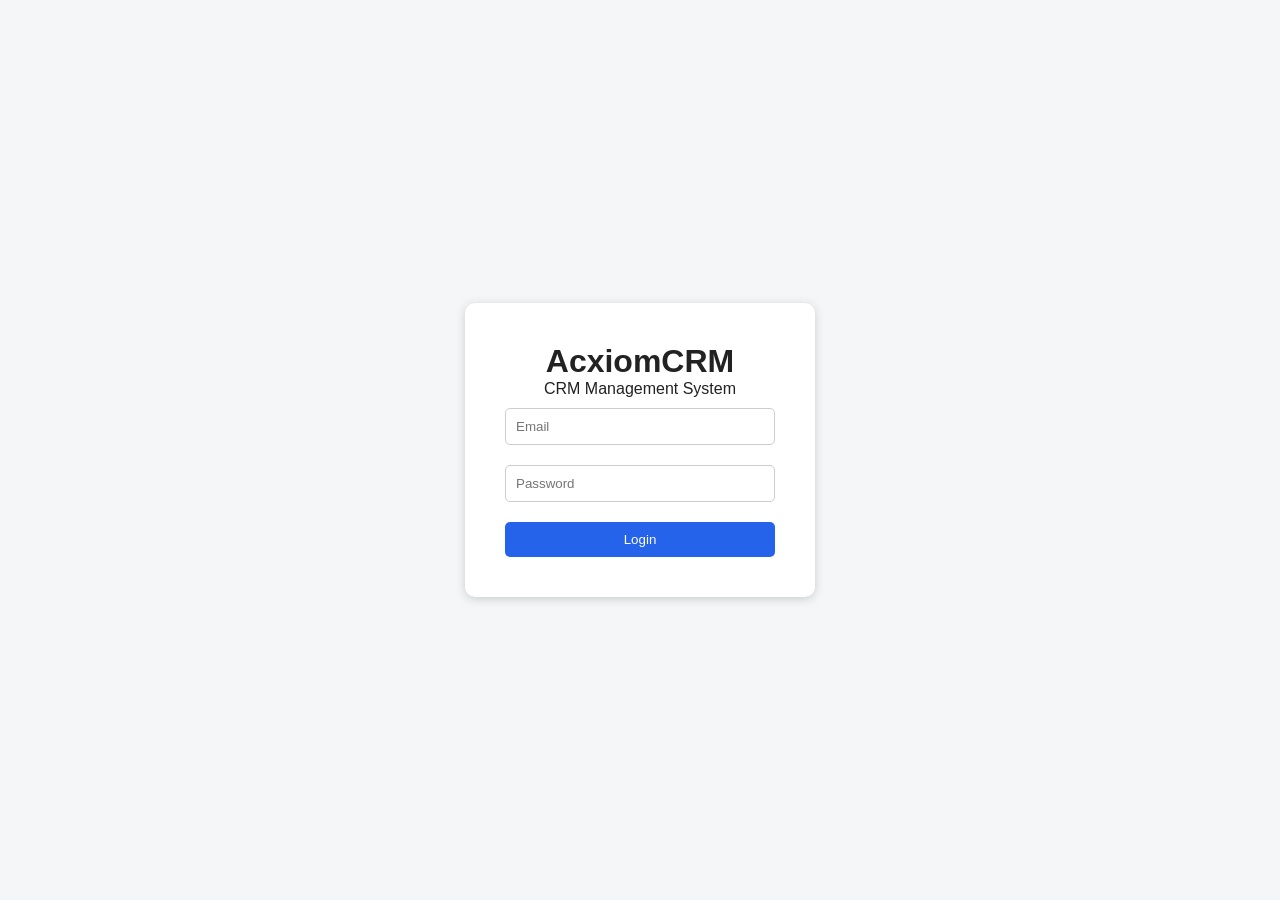
<file: frontend/index.html>
<!DOCTYPE html>
<html>
<head>
    <title>AcxiomCRM - Login</title>
    <link rel="stylesheet" href="style.css">
</head>

<body class="login-page">

    <div class="login-box">
        <h1>AcxiomCRM</h1>
        <p>CRM Management System</p>

        <form onsubmit="login(event)">
            <input type="email" id="email" placeholder="Email" required>
            <input type="password" id="password" placeholder="Password" required>

            <button type="submit">Login</button>
        </form>
    </div>

    <script src="script.js"></script>
</body>
</html>
</file>
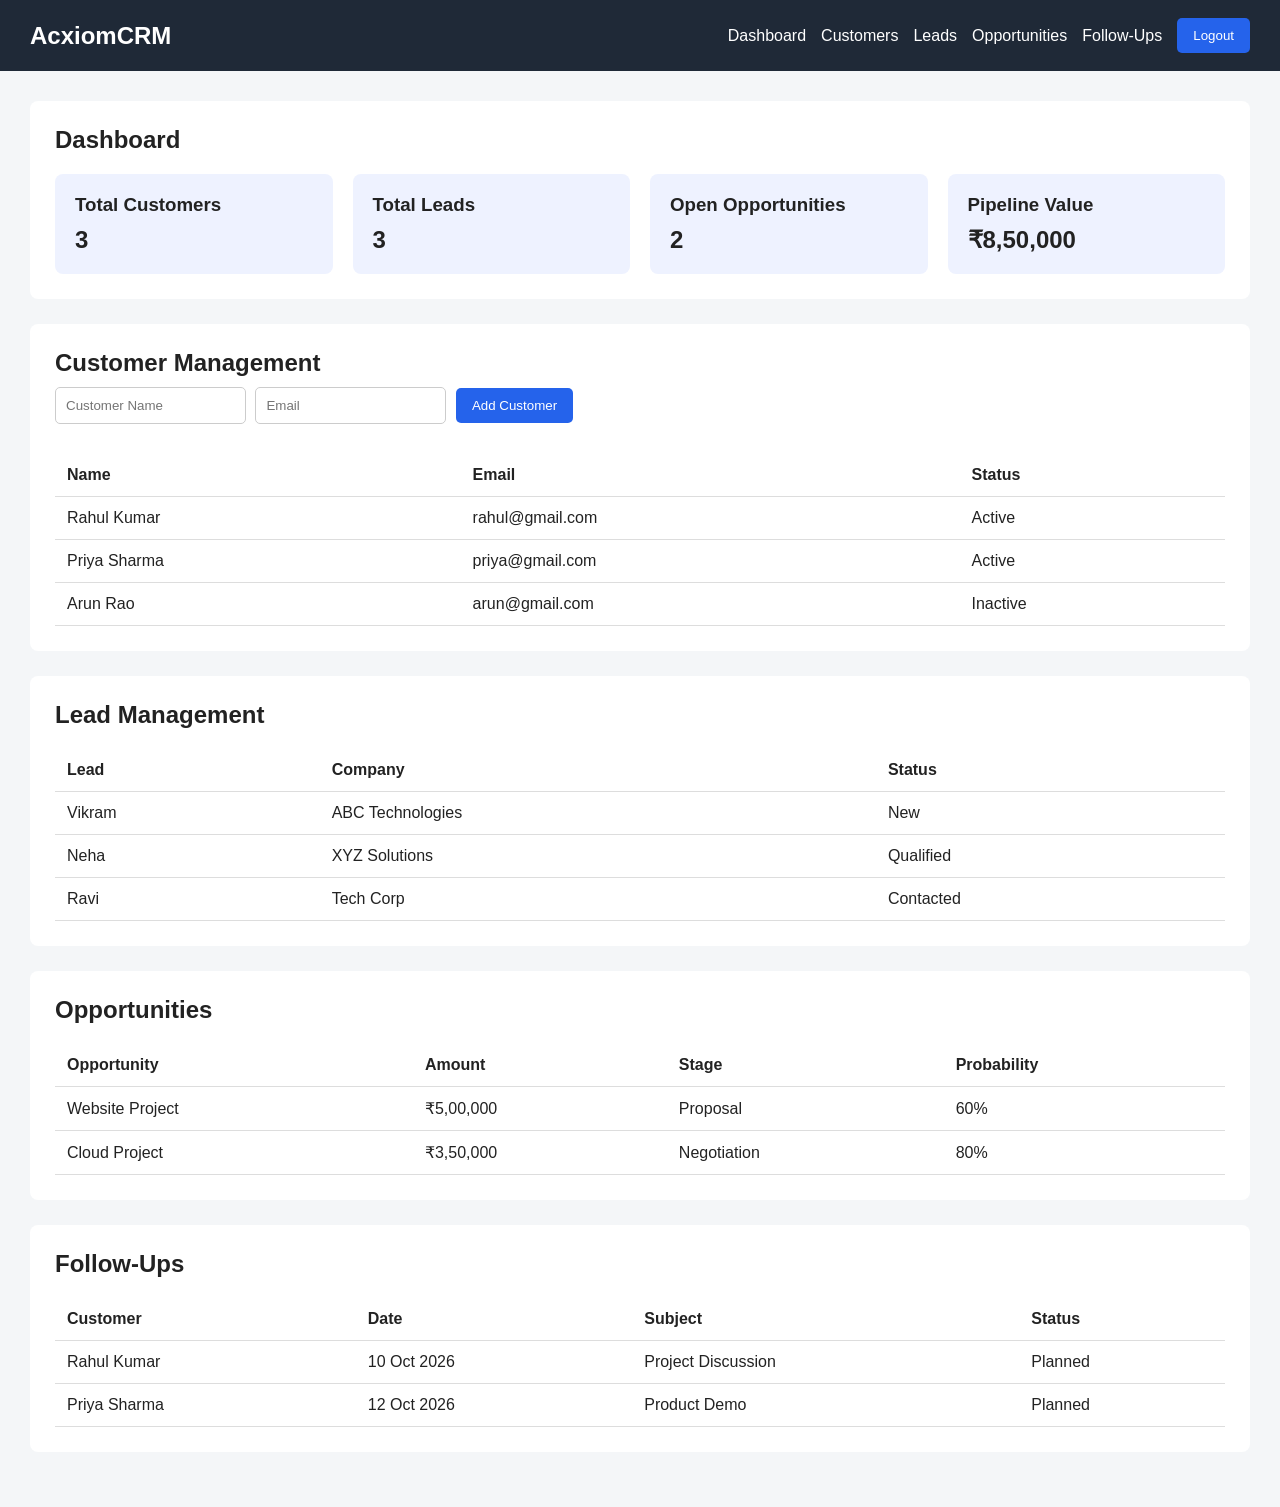
<file: frontend/dashboard.html>
<!DOCTYPE html>
<html>
<head>
    <title>AcxiomCRM - Dashboard</title>
    <link rel="stylesheet" href="style.css">
</head>

<body>

<header>
    <h2>AcxiomCRM</h2>

    <nav>
        <a href="#dashboard">Dashboard</a>
        <a href="#customers">Customers</a>
        <a href="#leads">Leads</a>
        <a href="#opportunities">Opportunities</a>
        <a href="#followups">Follow-Ups</a>
        <button onclick="logout()">Logout</button>
    </nav>
</header>

<main>

    <section id="dashboard">
        <h1>Dashboard</h1>

        <div class="cards">
            <div class="card">
                <h3>Total Customers</h3>
                <h2 id="customerCount">3</h2>
            </div>

            <div class="card">
                <h3>Total Leads</h3>
                <h2 id="leadCount">3</h2>
            </div>

            <div class="card">
                <h3>Open Opportunities</h3>
                <h2>2</h2>
            </div>

            <div class="card">
                <h3>Pipeline Value</h3>
                <h2>₹8,50,000</h2>
            </div>
        </div>
    </section>

    <section id="customers">
        <h2>Customer Management</h2>

        <input id="customerName" placeholder="Customer Name">
        <input id="customerEmail" placeholder="Email">
        <button onclick="addCustomer()">Add Customer</button>

        <table>
            <thead>
                <tr>
                    <th>Name</th>
                    <th>Email</th>
                    <th>Status</th>
                </tr>
            </thead>

            <tbody id="customerTable">
                <tr>
                    <td>Rahul Kumar</td>
                    <td>rahul@gmail.com</td>
                    <td>Active</td>
                </tr>

                <tr>
                    <td>Priya Sharma</td>
                    <td>priya@gmail.com</td>
                    <td>Active</td>
                </tr>

                <tr>
                    <td>Arun Rao</td>
                    <td>arun@gmail.com</td>
                    <td>Inactive</td>
                </tr>
            </tbody>
        </table>
    </section>

    <section id="leads">
        <h2>Lead Management</h2>

        <table>
            <thead>
                <tr>
                    <th>Lead</th>
                    <th>Company</th>
                    <th>Status</th>
                </tr>
            </thead>

            <tbody>
                <tr>
                    <td>Vikram</td>
                    <td>ABC Technologies</td>
                    <td>New</td>
                </tr>

                <tr>
                    <td>Neha</td>
                    <td>XYZ Solutions</td>
                    <td>Qualified</td>
                </tr>

                <tr>
                    <td>Ravi</td>
                    <td>Tech Corp</td>
                    <td>Contacted</td>
                </tr>
            </tbody>
        </table>
    </section>

    <section id="opportunities">
        <h2>Opportunities</h2>

        <table>
            <thead>
                <tr>
                    <th>Opportunity</th>
                    <th>Amount</th>
                    <th>Stage</th>
                    <th>Probability</th>
                </tr>
            </thead>

            <tbody>
                <tr>
                    <td>Website Project</td>
                    <td>₹5,00,000</td>
                    <td>Proposal</td>
                    <td>60%</td>
                </tr>

                <tr>
                    <td>Cloud Project</td>
                    <td>₹3,50,000</td>
                    <td>Negotiation</td>
                    <td>80%</td>
                </tr>
            </tbody>
        </table>
    </section>

    <section id="followups">
        <h2>Follow-Ups</h2>

        <table>
            <thead>
                <tr>
                    <th>Customer</th>
                    <th>Date</th>
                    <th>Subject</th>
                    <th>Status</th>
                </tr>
            </thead>

            <tbody>
                <tr>
                    <td>Rahul Kumar</td>
                    <td>10 Oct 2026</td>
                    <td>Project Discussion</td>
                    <td>Planned</td>
                </tr>

                <tr>
                    <td>Priya Sharma</td>
                    <td>12 Oct 2026</td>
                    <td>Product Demo</td>
                    <td>Planned</td>
                </tr>
            </tbody>
        </table>
    </section>

</main>

<script src="script.js"></script>

</body>
</html>
</file>
<file: frontend/style.css>
* {
    box-sizing: border-box;
    margin: 0;
    padding: 0;
}

body {
    font-family: Arial, sans-serif;
    background: #f4f6f8;
    color: #222;
}

header {
    background: #1f2937;
    color: white;
    padding: 18px 30px;
    display: flex;
    justify-content: space-between;
    align-items: center;
}

nav {
    display: flex;
    gap: 15px;
    align-items: center;
}

nav a {
    color: white;
    text-decoration: none;
}

button {
    background: #2563eb;
    color: white;
    border: none;
    padding: 10px 16px;
    border-radius: 5px;
    cursor: pointer;
}

main {
    padding: 30px;
}

section {
    background: white;
    padding: 25px;
    margin-bottom: 25px;
    border-radius: 8px;
}

.cards {
    display: grid;
    grid-template-columns: repeat(4, 1fr);
    gap: 20px;
    margin-top: 20px;
}

.card {
    padding: 20px;
    background: #eef2ff;
    border-radius: 8px;
}

.card h2 {
    margin-top: 10px;
}

table {
    width: 100%;
    margin-top: 20px;
    border-collapse: collapse;
}

th, td {
    padding: 12px;
    border-bottom: 1px solid #ddd;
    text-align: left;
}

input {
    padding: 10px;
    margin: 10px 5px 10px 0;
    border: 1px solid #ccc;
    border-radius: 5px;
}

.login-page {
    display: flex;
    justify-content: center;
    align-items: center;
    height: 100vh;
}

.login-box {
    background: white;
    padding: 40px;
    width: 350px;
    border-radius: 10px;
    text-align: center;
    box-shadow: 0 2px 10px #ccc;
}

.login-box input {
    width: 100%;
    margin: 10px 0;
}

.login-box button {
    width: 100%;
    margin-top: 10px;
}
</file>
